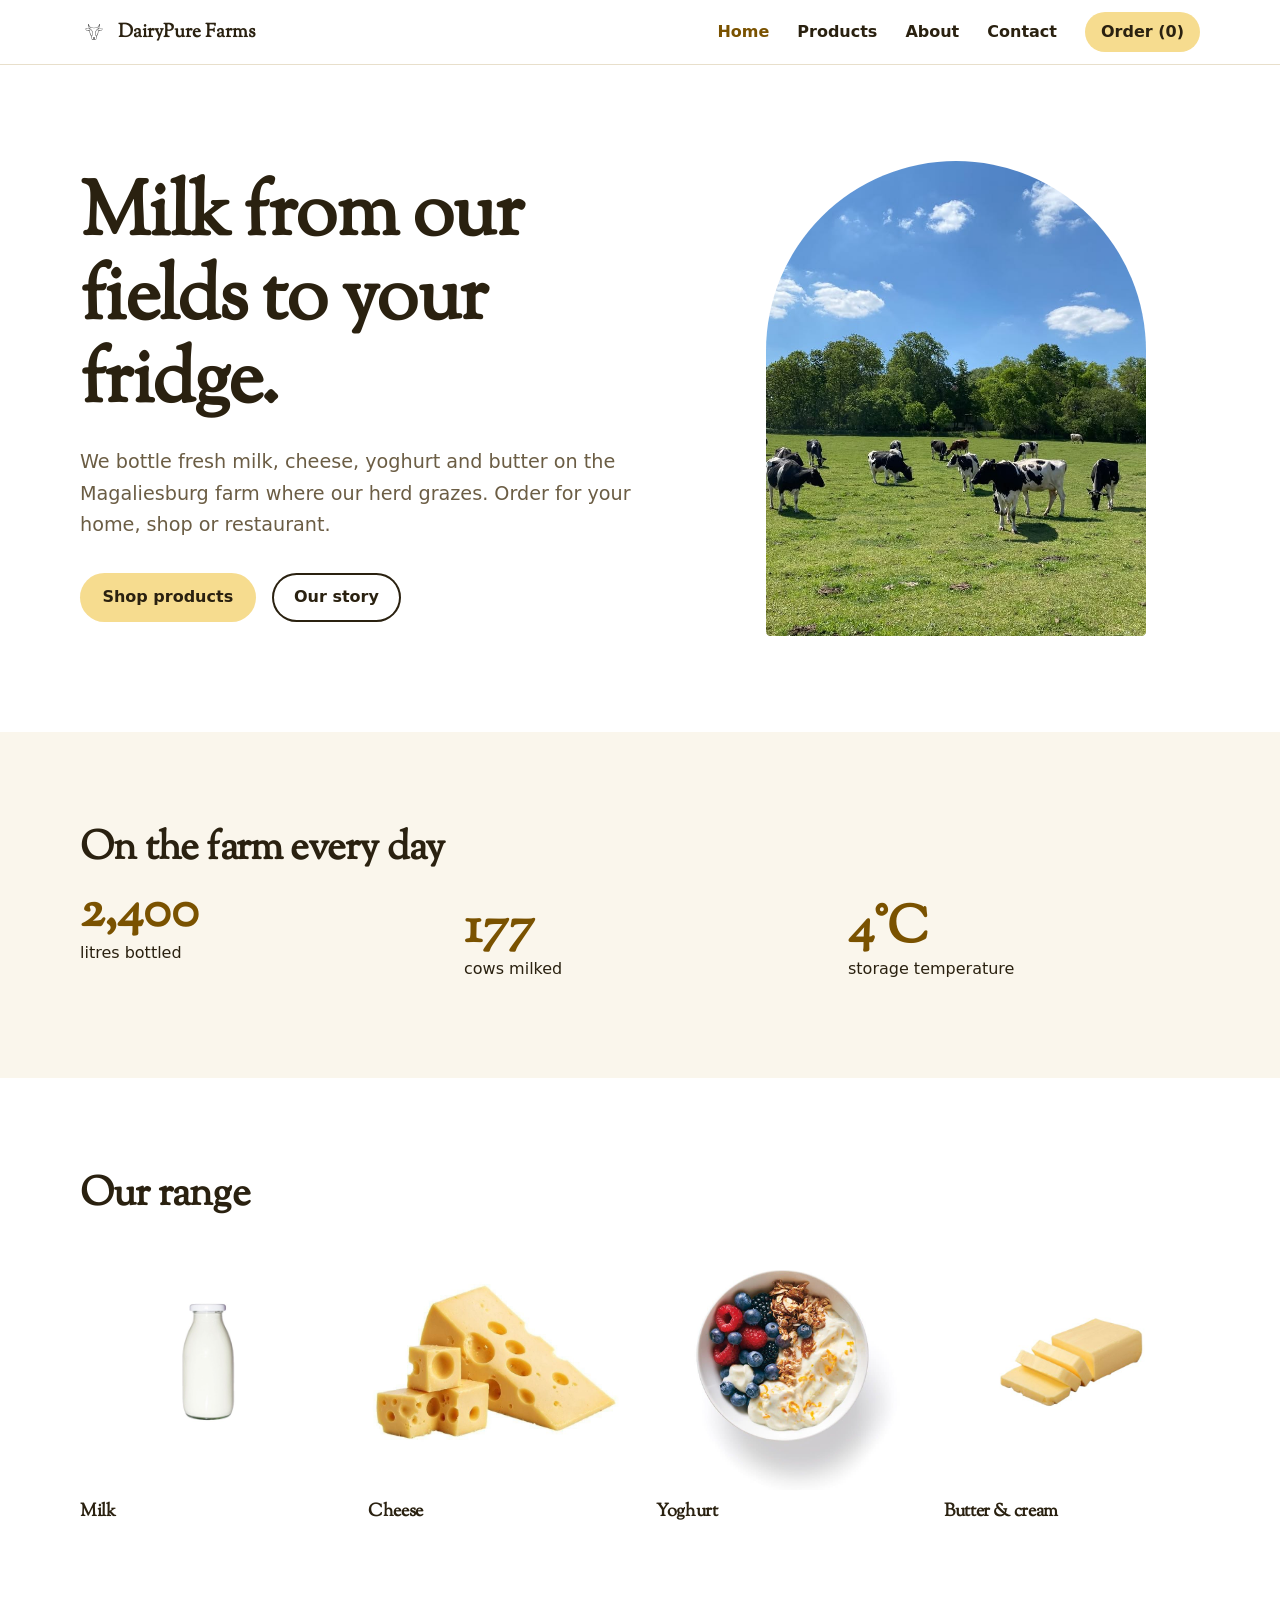
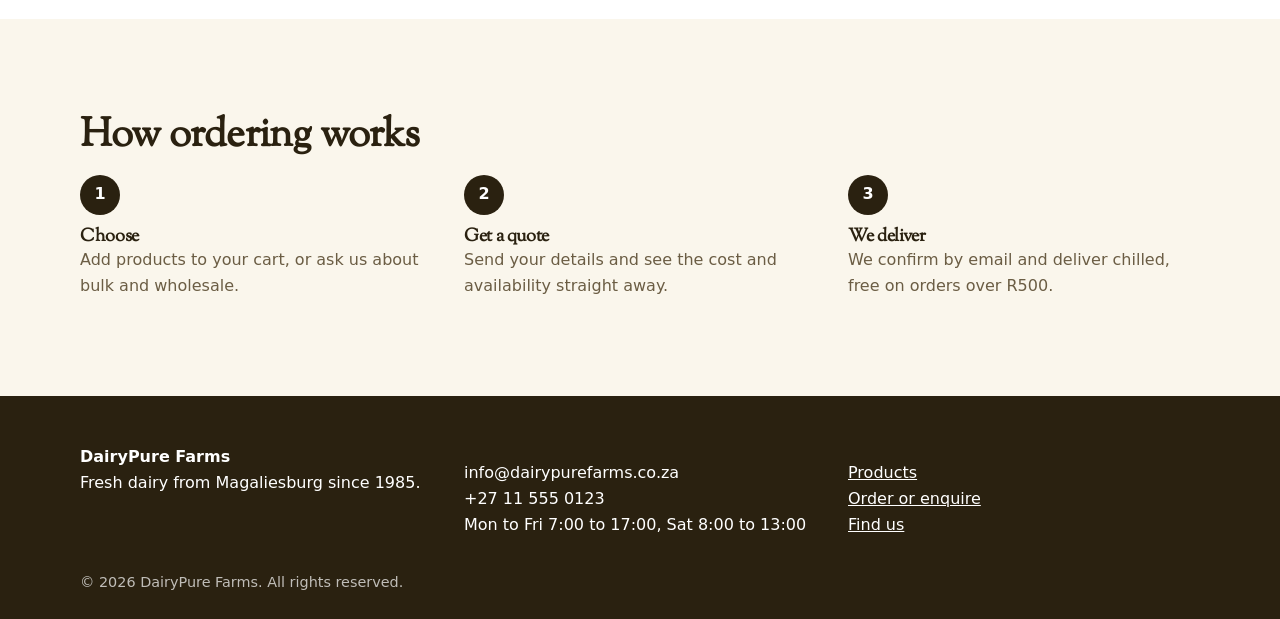
<file: index.html>
<!DOCTYPE html>
<html lang="en">
<head>
  <meta charset="UTF-8">
  <meta name="viewport" content="width=device-width, initial-scale=1">
  <title>Fresh Milk and Dairy | DairyPure Farms</title>
  <meta name="description" content="Fresh milk, cheese, yoghurt and butter from DairyPure Farms in Magaliesburg. Order online for delivery across Gauteng.">
  <meta property="og:title" content="Fresh Milk and Dairy | DairyPure Farms">
  <meta property="og:description" content="Fresh milk, cheese, yoghurt and butter from DairyPure Farms in Magaliesburg. Order online for delivery across Gauteng.">
  <link rel="icon" href="images/logo.svg" type="image/svg+xml">
  <link rel="stylesheet" href="css/style.css">
  <script type="application/ld+json">{"@context":"https://schema.org","@type":"LocalBusiness","name":"DairyPure Farms","description":"Fresh milk, cheese, yoghurt and butter from Magaliesburg.","telephone":"+27115550123","email":"info@dairypurefarms.co.za","address":{"@type":"PostalAddress","streetAddress":"123 Farm Road","addressLocality":"Magaliesburg","addressCountry":"ZA"}}</script>
</head>
<body>
  <a class="skip" href="#main">Skip to content</a>
  <header class="site-header">
    <div class="wrap bar">
      <a class="brand" href="index.html"><img src="images/logo.svg" alt="" width="28" height="28">DairyPure Farms</a>
      <button class="menu-btn" aria-expanded="false" aria-controls="menu">Menu</button>
      <nav id="menu" aria-label="Main">
        <a href="index.html" aria-current="page">Home</a><a href="products.html">Products</a><a href="about.html">About</a><a href="contact.html">Contact</a>
        <a class="btn btn-sm" href="enquiry.html">Order (<span data-cart-count>0</span>)</a>
      </nav>
    </div>
  </header>
  <main id="main">
    <section class="wrap hero">
      <div>
        <h1>Milk from our fields to your fridge.</h1>
        <p class="lead">We bottle fresh milk, cheese, yoghurt and butter on the Magaliesburg farm where our herd grazes. Order for your home, shop or restaurant.</p>
        <div class="actions">
          <a class="btn" href="products.html">Shop products</a>
          <a class="btn btn-ghost" href="about.html">Our story</a>
        </div>
      </div>
      <div class="arch"><img src="images/hero-milk.jpg" alt="Illustration of a bottle of fresh milk" width="400" height="500"></div>
    </section>

    <section class="section tint">
      <div class="wrap">
        <h2>On the farm every day</h2>
        <div class="stats">
          <p class="stat"><b data-count="2400">2 400</b>litres bottled</p>
          <p class="stat"><b data-count="180">180</b>cows milked</p>
          <p class="stat"><b><span data-count="4">4</span>°C</b>storage temperature</p>
        </div>
      </div>
    </section>

    <section class="section">
      <div class="wrap">
        <h2>Our range</h2>
        <div class="tiles">
          <a class="tile" href="products.html?category=milk"><img src="images/milk.jpg" alt="Illustration of a milk bottle" width="400" height="400" loading="lazy"><h3>Milk</h3></a>
          <a class="tile" href="products.html?category=cheese"><img src="images/cheddar-cheese.jpg" alt="Illustration of a wedge of cheese" width="400" height="400" loading="lazy"><h3>Cheese</h3></a>
          <a class="tile" href="products.html?category=yoghurt"><img src="images/berry-yoghurt.jpg" alt="Illustration of a tub of yoghurt" width="400" height="400" loading="lazy"><h3>Yoghurt</h3></a>
          <a class="tile" href="products.html?category=butter"><img src="images/butter.jpg" alt="Illustration of a block of butter" width="400" height="400" loading="lazy"><h3>Butter &amp; cream</h3></a>
        </div>
      </div>
    </section>

    <section class="section tint">
      <div class="wrap">
        <h2>How ordering works</h2>
        <ol class="steps">
          <li><h3>Choose</h3><p class="muted">Add products to your cart, or ask us about bulk and wholesale.</p></li>
          <li><h3>Get a quote</h3><p class="muted">Send your details and see the cost and availability straight away.</p></li>
          <li><h3>We deliver</h3><p class="muted">We confirm by email and deliver chilled, free on orders over R500.</p></li>
        </ol>
      </div>
    </section>
  </main>
  <footer class="site-footer">
    <div class="wrap foot">
      <p><strong>DairyPure Farms</strong><br>Fresh dairy from Magaliesburg since 1985.</p>
      <p>info@dairypurefarms.co.za<br>+27 11 555 0123<br>Mon to Fri 7:00 to 17:00, Sat 8:00 to 13:00</p>
      <p><a href="products.html">Products</a><br><a href="enquiry.html">Order or enquire</a><br><a href="contact.html">Find us</a></p>
    </div>
    <p class="wrap fine">&copy; <span data-year>2026</span> DairyPure Farms. All rights reserved.</p>
  </footer>
  <script src="js/main.js" defer></script>
</body>
</html>
</file>
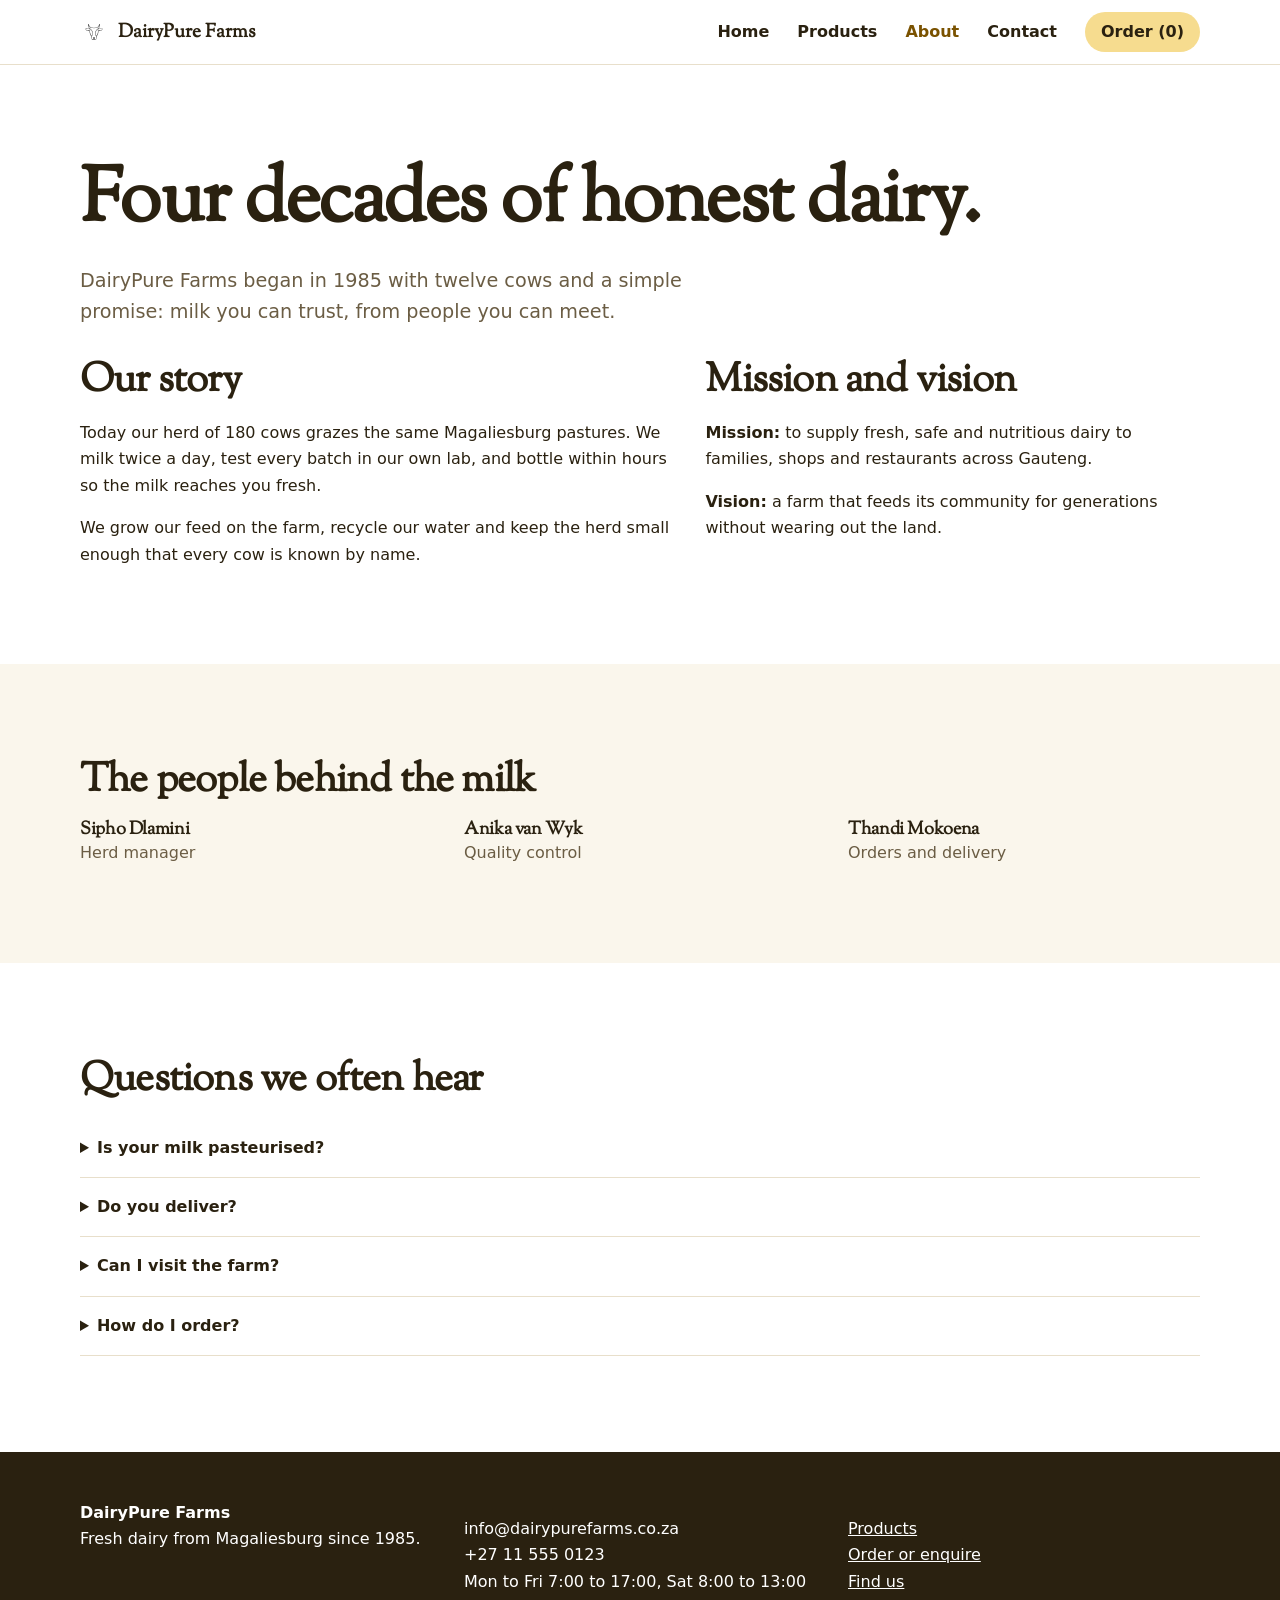
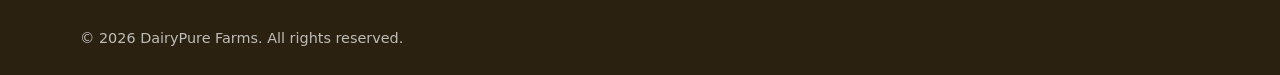
<file: about.html>
<!DOCTYPE html>
<html lang="en">
<head>
  <meta charset="UTF-8">
  <meta name="viewport" content="width=device-width, initial-scale=1">
  <title>About Us | DairyPure Farms</title>
  <meta name="description" content="Meet DairyPure Farms: a family dairy in Magaliesburg producing fresh milk, cheese and yoghurt since 1985.">
  <meta property="og:title" content="About Us | DairyPure Farms">
  <meta property="og:description" content="Meet DairyPure Farms: a family dairy in Magaliesburg producing fresh milk, cheese and yoghurt since 1985.">
  <link rel="icon" href="images/logo.svg" type="image/svg+xml">
  <link rel="stylesheet" href="css/style.css">
</head>
<body>
  <a class="skip" href="#main">Skip to content</a>
  <header class="site-header">
    <div class="wrap bar">
      <a class="brand" href="index.html"><img src="images/logo.svg" alt="" width="28" height="28">DairyPure Farms</a>
      <button class="menu-btn" aria-expanded="false" aria-controls="menu">Menu</button>
      <nav id="menu" aria-label="Main">
        <a href="index.html">Home</a><a href="products.html">Products</a><a href="about.html" aria-current="page">About</a><a href="contact.html">Contact</a>
        <a class="btn btn-sm" href="enquiry.html">Order (<span data-cart-count>0</span>)</a>
      </nav>
    </div>
  </header>
  <main id="main">
    <section class="wrap section">
      <h1>Four decades of honest dairy.</h1>
      <p class="lead">DairyPure Farms began in 1985 with twelve cows and a simple promise: milk you can trust, from people you can meet.</p>
      <div class="two">
        <div>
          <h2>Our story</h2>
          <p>Today our herd of 180 cows grazes the same Magaliesburg pastures. We milk twice a day, test every batch in our own lab, and bottle within hours so the milk reaches you fresh.</p>
          <p>We grow our feed on the farm, recycle our water and keep the herd small enough that every cow is known by name.</p>
        </div>
        <div>
          <h2>Mission and vision</h2>
          <p><strong>Mission:</strong> to supply fresh, safe and nutritious dairy to families, shops and restaurants across Gauteng.</p>
          <p><strong>Vision:</strong> a farm that feeds its community for generations without wearing out the land.</p>
        </div>
      </div>
    </section>

    <section class="section tint">
      <div class="wrap">
        <h2>The people behind the milk</h2>
        <div class="team">
          <div><h3>Sipho Dlamini</h3><p class="muted">Herd manager</p></div>
          <div><h3>Anika van Wyk</h3><p class="muted">Quality control</p></div>
          <div><h3>Thandi Mokoena</h3><p class="muted">Orders and delivery</p></div>
        </div>
      </div>
    </section>

    <section class="wrap section">
      <h2>Questions we often hear</h2>
      <details><summary>Is your milk pasteurised?</summary><p>Yes. We pasteurise gently to keep it safe while preserving its nutrition and taste.</p></details>
      <details><summary>Do you deliver?</summary><p>We deliver chilled across Johannesburg, Pretoria and the West Rand. Delivery is free on orders over R500, otherwise R65.</p></details>
      <details><summary>Can I visit the farm?</summary><p>Yes. Farm tours run on Saturday mornings by appointment. Contact us to book a spot.</p></details>
      <details><summary>How do I order?</summary><p>Add products to your cart on the products page, then send your details on the order page to see your quote.</p></details>
    </section>
  </main>
  <footer class="site-footer">
    <div class="wrap foot">
      <p><strong>DairyPure Farms</strong><br>Fresh dairy from Magaliesburg since 1985.</p>
      <p>info@dairypurefarms.co.za<br>+27 11 555 0123<br>Mon to Fri 7:00 to 17:00, Sat 8:00 to 13:00</p>
      <p><a href="products.html">Products</a><br><a href="enquiry.html">Order or enquire</a><br><a href="contact.html">Find us</a></p>
    </div>
    <p class="wrap fine">&copy; <span data-year>2026</span> DairyPure Farms. All rights reserved.</p>
  </footer>
  <script src="js/main.js" defer></script>
</body>
</html>
</file>
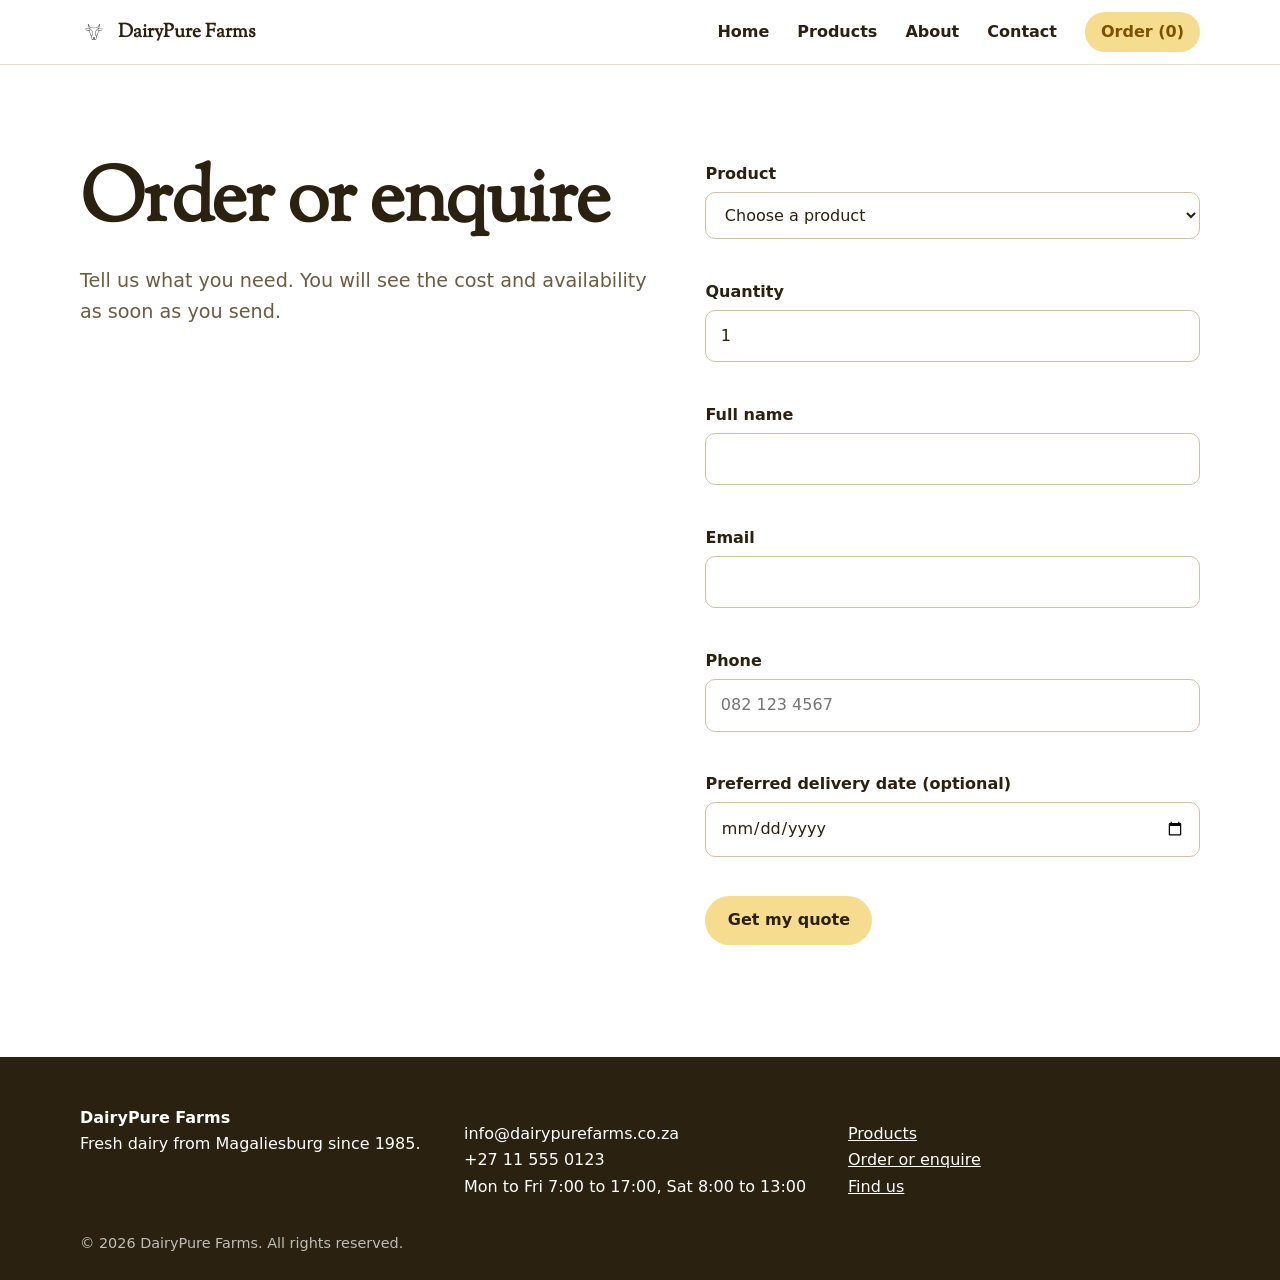
<file: enquiry.html>
<!DOCTYPE html>
<html lang="en">
<head>
  <meta charset="UTF-8">
  <meta name="viewport" content="width=device-width, initial-scale=1">
  <title>Order or Enquire | DairyPure Farms</title>
  <meta name="description" content="Request a quote for DairyPure Farms dairy products and see cost and availability instantly.">
  <meta property="og:title" content="Order or Enquire | DairyPure Farms">
  <meta property="og:description" content="Request a quote for DairyPure Farms dairy products and see cost and availability instantly.">
  <link rel="icon" href="images/logo.svg" type="image/svg+xml">
  <link rel="stylesheet" href="css/style.css">
</head>
<body>
  <a class="skip" href="#main">Skip to content</a>
  <header class="site-header">
    <div class="wrap bar">
      <a class="brand" href="index.html"><img src="images/logo.svg" alt="" width="28" height="28">DairyPure Farms</a>
      <button class="menu-btn" aria-expanded="false" aria-controls="menu">Menu</button>
      <nav id="menu" aria-label="Main">
        <a href="index.html">Home</a><a href="products.html">Products</a><a href="about.html">About</a><a href="contact.html">Contact</a>
        <a class="btn btn-sm" href="enquiry.html" aria-current="page">Order (<span data-cart-count>0</span>)</a>
      </nav>
    </div>
  </header>
  <main id="main">
    <section class="wrap section">
      <div class="two">
        <div>
          <h1>Order or enquire</h1>
          <p class="lead">Tell us what you need. You will see the cost and availability as soon as you send.</p>
        </div>
        <div>
          <form id="enquiry-form">
            <div id="cart-summary" class="panel" hidden style="margin-bottom:1.5rem">
              <h2>Your cart</h2>
              <ul id="cart-lines" class="summary"></ul>
              <p class="muted"><a href="products.html">Change your cart</a></p>
            </div>
            <div id="single">
              <div class="field"><label for="product">Product</label><select id="product" name="product" data-rule="product"><option value="">Choose a product</option></select><p class="error" role="alert"></p></div>
              <div class="field"><label for="quantity">Quantity</label><input id="quantity" name="quantity" data-rule="quantity" type="number" min="1" max="500" value="1"><p class="error" role="alert"></p></div>
            </div>
            <div class="field"><label for="name">Full name</label><input id="name" name="name" data-rule="name" autocomplete="name" type="text"><p class="error" role="alert"></p></div>
            <div class="field"><label for="email">Email</label><input id="email" name="email" data-rule="email" autocomplete="email" type="email"><p class="error" role="alert"></p></div>
            <div class="field"><label for="phone">Phone</label><input id="phone" name="phone" data-rule="phone" autocomplete="tel" type="tel" placeholder="082 123 4567"><p class="error" role="alert"></p></div>
            <div class="field"><label for="date">Preferred delivery date (optional)</label><input id="date" name="date" data-rule="date" type="date"><p class="error" role="alert"></p></div>
            <button class="btn" type="submit">Get my quote</button>
            <p class="status" role="status"></p>
          </form>
          <div id="result" class="panel" tabindex="-1" hidden></div>
        </div>
      </div>
    </section>
  </main>
  <footer class="site-footer">
    <div class="wrap foot">
      <p><strong>DairyPure Farms</strong><br>Fresh dairy from Magaliesburg since 1985.</p>
      <p>info@dairypurefarms.co.za<br>+27 11 555 0123<br>Mon to Fri 7:00 to 17:00, Sat 8:00 to 13:00</p>
      <p><a href="products.html">Products</a><br><a href="enquiry.html">Order or enquire</a><br><a href="contact.html">Find us</a></p>
    </div>
    <p class="wrap fine">&copy; <span data-year>2026</span> DairyPure Farms. All rights reserved.</p>
  </footer>
  <script src="js/data.js" defer></script><script src="js/main.js" defer></script><script src="js/forms.js" defer></script>
</body>
</html>
</file>
<file: css/style.css>
@import url('https://fonts.googleapis.com/css2?family=Google+Sans:ital,opsz,wght@0,17..18,400..700;1,17..18,400..700&family=Sorts+Mill+Goudy:ital@0;1&display=swap');

:root {
  --ink: #2a2110;
  --muted: #6b5d44;
  --line: #e8dfcb;
  --tint: #faf6ec;
  --blue: #7a5200;
  --butter: #f6dc8f;
  --butter-dark: #e6c25c;
  --danger: #a8321f;
  --radius: 14px;
  --max: 1120px;
  --space: clamp(3rem, 8vw, 6rem);
  --heading: "Sorts Mill Goudy", "Google Sans", system-ui, sans-serif;
  --field-border: #cfc3a6;
  --overlay: rgb(42 33 16 / .7);
}

/* Base */
*,
*::before,
*::after {
  box-sizing: border-box;
  margin: 0;
}

html {
  scroll-behavior: smooth;
}

body {
  font: 1rem/1.65 "Google Sans", system-ui, sans-serif;
  color: var(--ink);
  background: #fff;
}

h1,
h2,
h3 {
  font-family: var(--heading);
  line-height: 1.1;
  letter-spacing: -0.02em;
}

h1 {
  font-size: clamp(2.5rem, 7vw, 4.75rem);
}

h2 {
  font-size: clamp(1.75rem, 4vw, 2.5rem);
  margin-bottom: 1rem;
}

h3 {
  font-size: 1.15rem;
}

p + p {
  margin-top: 1rem;
}

img {
  display: block;
  max-width: 100%;
  height: auto;
}

a {
  color: var(--blue);
}

:focus-visible {
  outline: 3px solid var(--blue);
  outline-offset: 3px;
}

[hidden] {
  display: none !important;
}

.wrap {
  width: min(100% - 2rem, var(--max));
  margin-inline: auto;
}

.section {
  padding-block: var(--space);
}

.tint {
  background: var(--tint);
}

.muted {
  color: var(--muted);
}

.lead {
  font-size: 1.2rem;
  color: var(--muted);
  max-width: 52ch;
  margin-block: 1.25rem 2rem;
}

.skip {
  position: absolute;
  left: -999px;
}

.skip:focus {
  left: 1rem;
  top: 1rem;
  background: #fff;
  padding: .5rem 1rem;
  z-index: 10;
}

/* Buttons */
.btn {
  display: inline-block;
  padding: .7rem 1.4rem;
  border: 0;
  border-radius: 99px;
  background: var(--butter);
  color: var(--ink);
  font: inherit;
  font-weight: 600;
  text-decoration: none;
  cursor: pointer;
  transition: background .2s;
}

.btn:hover {
  background: var(--butter-dark);
}

.btn:disabled {
  background: var(--line);
  color: var(--muted);
  cursor: not-allowed;
}

.btn-ghost {
  background: transparent;
  box-shadow: inset 0 0 0 2px var(--ink);
}

.btn-ghost:hover {
  background: var(--tint);
}

.btn-sm {
  padding: .4rem 1rem;
}

/* Header */
.site-header {
  position: sticky;
  top: 0;
  z-index: 5;
  background: #fff;
  border-bottom: 1px solid var(--line);
}

.bar {
  display: flex;
  align-items: center;
  justify-content: space-between;
  min-height: 4rem;
}

.brand {
  display: flex;
  align-items: center;
  gap: .6rem;
  font: 700 1.2rem var(--heading);
  color: var(--ink);
  text-decoration: none;
}

nav {
  display: flex;
  align-items: center;
  gap: 1.75rem;
}

nav a:not(.btn) {
  color: var(--ink);
  text-decoration: none;
  font-weight: 600;
}

nav a:not(.btn):hover,
nav a[aria-current="page"] {
  color: var(--blue);
}

.menu-btn {
  display: none;
  background: none;
  border: 1px solid var(--line);
  border-radius: 99px;
  padding: .3rem 1rem;
  font: inherit;
  cursor: pointer;
}

/* Hero */
.hero {
  display: grid;
  gap: 3rem;
  align-items: center;
  padding-block: var(--space);
}

.arch {
  border-radius: 999px 999px 24px 24px;
  overflow: hidden;
  aspect-ratio: 4 / 5;
  max-width: 380px;
  width: 100%;
  justify-self: center;
}

.actions {
  display: flex;
  flex-wrap: wrap;
  gap: 1rem;
}

/* Stats, steps, grids */
.stats,
.tiles,
.team,
.two {
  display: grid;
  gap: 2rem;
}

.stats {
  grid-template-columns: repeat(auto-fit, minmax(180px, 1fr));
}

.stat b {
  display: block;
  font: 700 clamp(2.25rem, 5vw, 3.25rem)/1 var(--heading);
  color: var(--blue);
}

.tiles {
  grid-template-columns: repeat(auto-fit, minmax(200px, 1fr));
}

.tile {
  text-decoration: none;
  color: inherit;
}

.tile img,
.thumb img {
  border-radius: var(--radius);
  width: 100%;
  aspect-ratio: 1;
}

.tile h3 {
  margin-top: .75rem;
}

.steps {
  list-style: none;
  padding: 0;
  counter-reset: step;
  display: grid;
  gap: 2rem;
  grid-template-columns: repeat(auto-fit, minmax(220px, 1fr));
}

.steps li::before {
  counter-increment: step;
  content: counter(step);
  display: grid;
  place-items: center;
  width: 2.5rem;
  height: 2.5rem;
  margin-bottom: .75rem;
  border-radius: 50%;
  background: var(--ink);
  color: #fff;
  font-weight: 700;
}

.team {
  grid-template-columns: repeat(auto-fit, minmax(220px, 1fr));
}

/* Accordion */
details {
  border-bottom: 1px solid var(--line);
  padding-block: 1rem;
}

summary {
  cursor: pointer;
  font-weight: 600;
}

details p {
  margin-top: .75rem;
  color: var(--muted);
}

details[open] p {
  animation: reveal .25s ease;
}

@keyframes reveal {
  from {
    opacity: 0;
    transform: translateY(-4px);
  }
}

/* Shop */
.shop {
  display: grid;
  gap: 2.5rem;
  padding-block: 2rem var(--space);
}

.toolbar {
  display: flex;
  flex-wrap: wrap;
  gap: 1rem;
  align-items: center;
  margin-bottom: 2rem;
}

.toolbar input,
.toolbar select {
  width: auto;
}

.chips {
  display: flex;
  flex-wrap: wrap;
  gap: .5rem;
}

.chip {
  padding: .35rem 1rem;
  border: 1px solid var(--line);
  border-radius: 99px;
  background: #fff;
  font: inherit;
  cursor: pointer;
}

.chip[aria-pressed="true"] {
  background: var(--ink);
  border-color: var(--ink);
  color: #fff;
}

.grid {
  display: grid;
  gap: 2rem 1.5rem;
  grid-template-columns: repeat(auto-fill, minmax(210px, 1fr));
}

.card {
  display: flex;
  flex-direction: column;
  gap: .5rem;
}

.card .btn {
  margin-top: auto;
}

.card p {
  color: var(--muted);
  font-size: .95rem;
}

.thumb {
  padding: 0;
  border: 0;
  background: none;
  cursor: zoom-in;
}

.row {
  display: flex;
  justify-content: space-between;
  align-items: baseline;
  gap: .5rem;
}

.flag {
  color: var(--danger);
  font-size: .85rem;
}

.empty {
  color: var(--muted);
}

/* Cart */
.cart {
  align-self: start;
  padding: 1.5rem;
  border: 1px solid var(--line);
  border-radius: var(--radius);
}

.cart ul,
.summary {
  list-style: none;
  padding: 0;
}

.cart li,
.summary li {
  display: flex;
  justify-content: space-between;
  align-items: center;
  gap: .75rem;
  padding-block: .6rem;
  border-bottom: 1px solid var(--line);
}

.cart small {
  display: block;
  color: var(--muted);
}

.qty {
  display: flex;
  align-items: center;
  gap: .5rem;
}

.qty button {
  width: 1.75rem;
  height: 1.75rem;
  border: 1px solid var(--line);
  border-radius: 50%;
  background: #fff;
  cursor: pointer;
}

.qty button:disabled {
  opacity: .4;
  cursor: not-allowed;
}

.total {
  display: flex;
  justify-content: space-between;
  margin-block: 1rem;
  font-size: 1.2rem;
  font-weight: 700;
}

.cart .btn {
  width: 100%;
  text-align: center;
}

.cart .btn + .btn {
  margin-top: .5rem;
}

/* Forms */
.field {
  margin-bottom: 1.1rem;
}

label {
  display: block;
  margin-bottom: .3rem;
  font-weight: 600;
}

input,
select,
textarea {
  width: 100%;
  padding: .75rem .9rem;
  font: inherit;
  color: inherit;
  border: 1px solid var(--field-border);
  border-radius: 10px;
  background: #fff;
}

[aria-invalid="true"] {
  border-color: var(--danger);
}

.error {
  min-height: 1.3em;
  margin: .2rem 0 0 !important;
  color: var(--danger);
  font-size: .9rem;
}

.status {
  margin-top: 1rem;
  color: var(--danger);
}

.panel {
  padding: 2rem;
  border-radius: var(--radius);
  background: var(--tint);
}

.table-wrap {
  overflow-x: auto;
  margin-block: 1.5rem;
}

table {
  width: 100%;
  border-collapse: collapse;
}

th,
td {
  padding: .6rem;
  text-align: left;
  border-bottom: 1px solid var(--line);
}

td:last-child,
th:last-child {
  text-align: right;
}

tfoot td {
  font-weight: 700;
}

pre {
  white-space: pre-wrap;
  margin-block: 1rem;
  padding: 1rem;
  border-radius: 10px;
  background: #fff;
  font: .9rem/1.5 ui-monospace, monospace;
}

/* Map and contact */
#map {
  height: 420px;
  border-radius: var(--radius);
}

.places {
  list-style: none;
  padding: 0;
  margin-bottom: 1.5rem;
  display: grid;
  gap: .75rem;
}

.place {
  width: 100%;
  text-align: left;
  padding: .9rem 1rem;
  border: 1px solid var(--line);
  border-radius: 10px;
  background: #fff;
  font: inherit;
  cursor: pointer;
}

.place:hover {
  border-color: var(--blue);
}

.place span {
  display: block;
  color: var(--muted);
  font-size: .9rem;
}

address {
  font-style: normal;
}

/* Lightbox */
dialog {
  margin: auto;
  border: 0;
  border-radius: var(--radius);
  padding: 1rem;
  max-width: min(92vw, 520px);
}

dialog::backdrop {
  background: var(--overlay);
}

dialog figcaption {
  margin-block: .75rem 1rem;
}

/* Footer */
.site-footer {
  padding-block: 3rem 1.5rem;
  background: var(--ink);
  color: #fff;
}

.site-footer a {
  color: #fff;
}

.foot {
  display: grid;
  gap: 2rem;
  grid-template-columns: repeat(auto-fit, minmax(200px, 1fr));
}

.fine {
  margin-top: 2rem;
  font-size: .9rem;
  opacity: .7;
}

/* Larger screens */
@media (min-width: 800px) {
  .hero,
  .two {
    grid-template-columns: 1.2fr 1fr;
  }

  .shop {
    grid-template-columns: 1fr 320px;
  }

  .cart {
    position: sticky;
    top: 5.5rem;
  }
}

/* Mobile menu */
@media (max-width: 720px) {
  .menu-btn {
    display: block;
  }

  nav {
    display: none;
    position: absolute;
    top: 100%;
    left: 0;
    right: 0;
    flex-direction: column;
    align-items: flex-start;
    padding: 1rem;
    background: #fff;
    border-bottom: 1px solid var(--line);
  }

  nav.open {
    display: flex;
  }
}

@media (prefers-reduced-motion: reduce) {
  html {
    scroll-behavior: auto;
  }

  * {
    animation: none !important;
    transition: none !important;
  }
}
</file>
